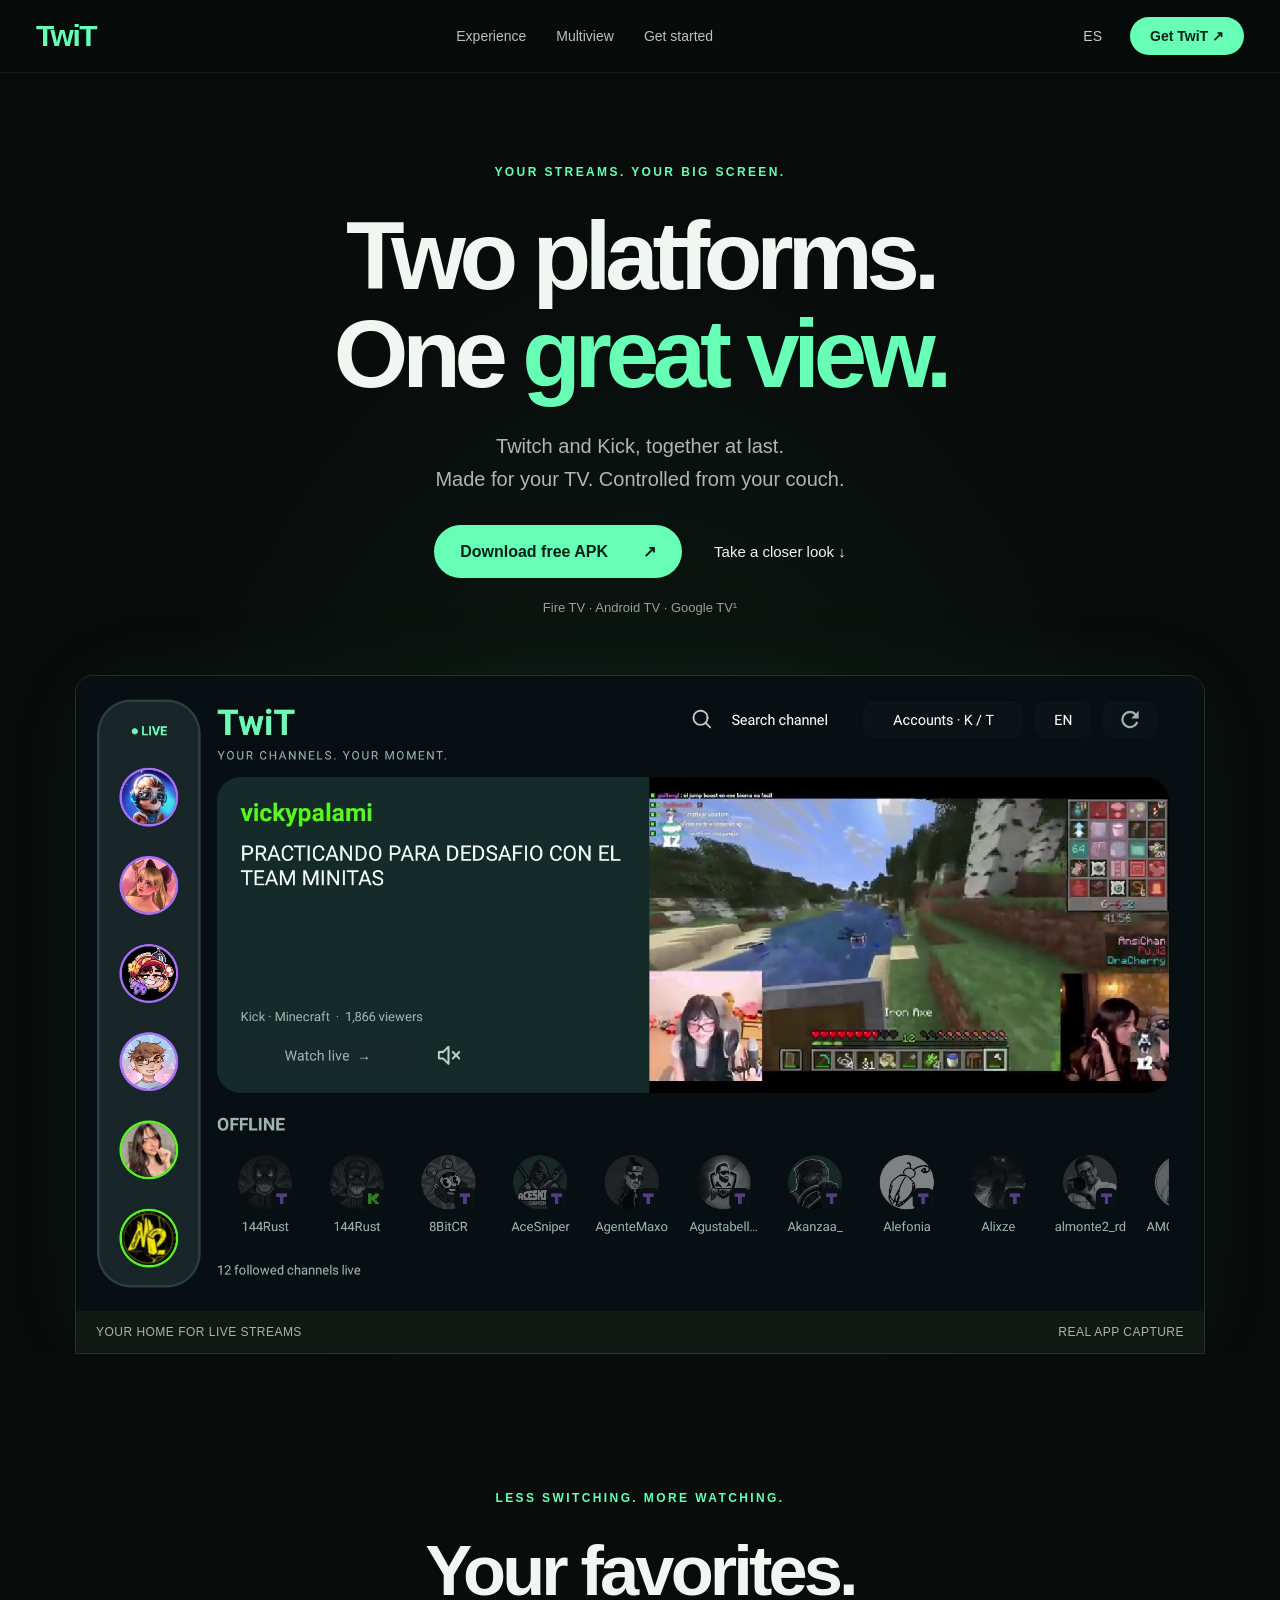
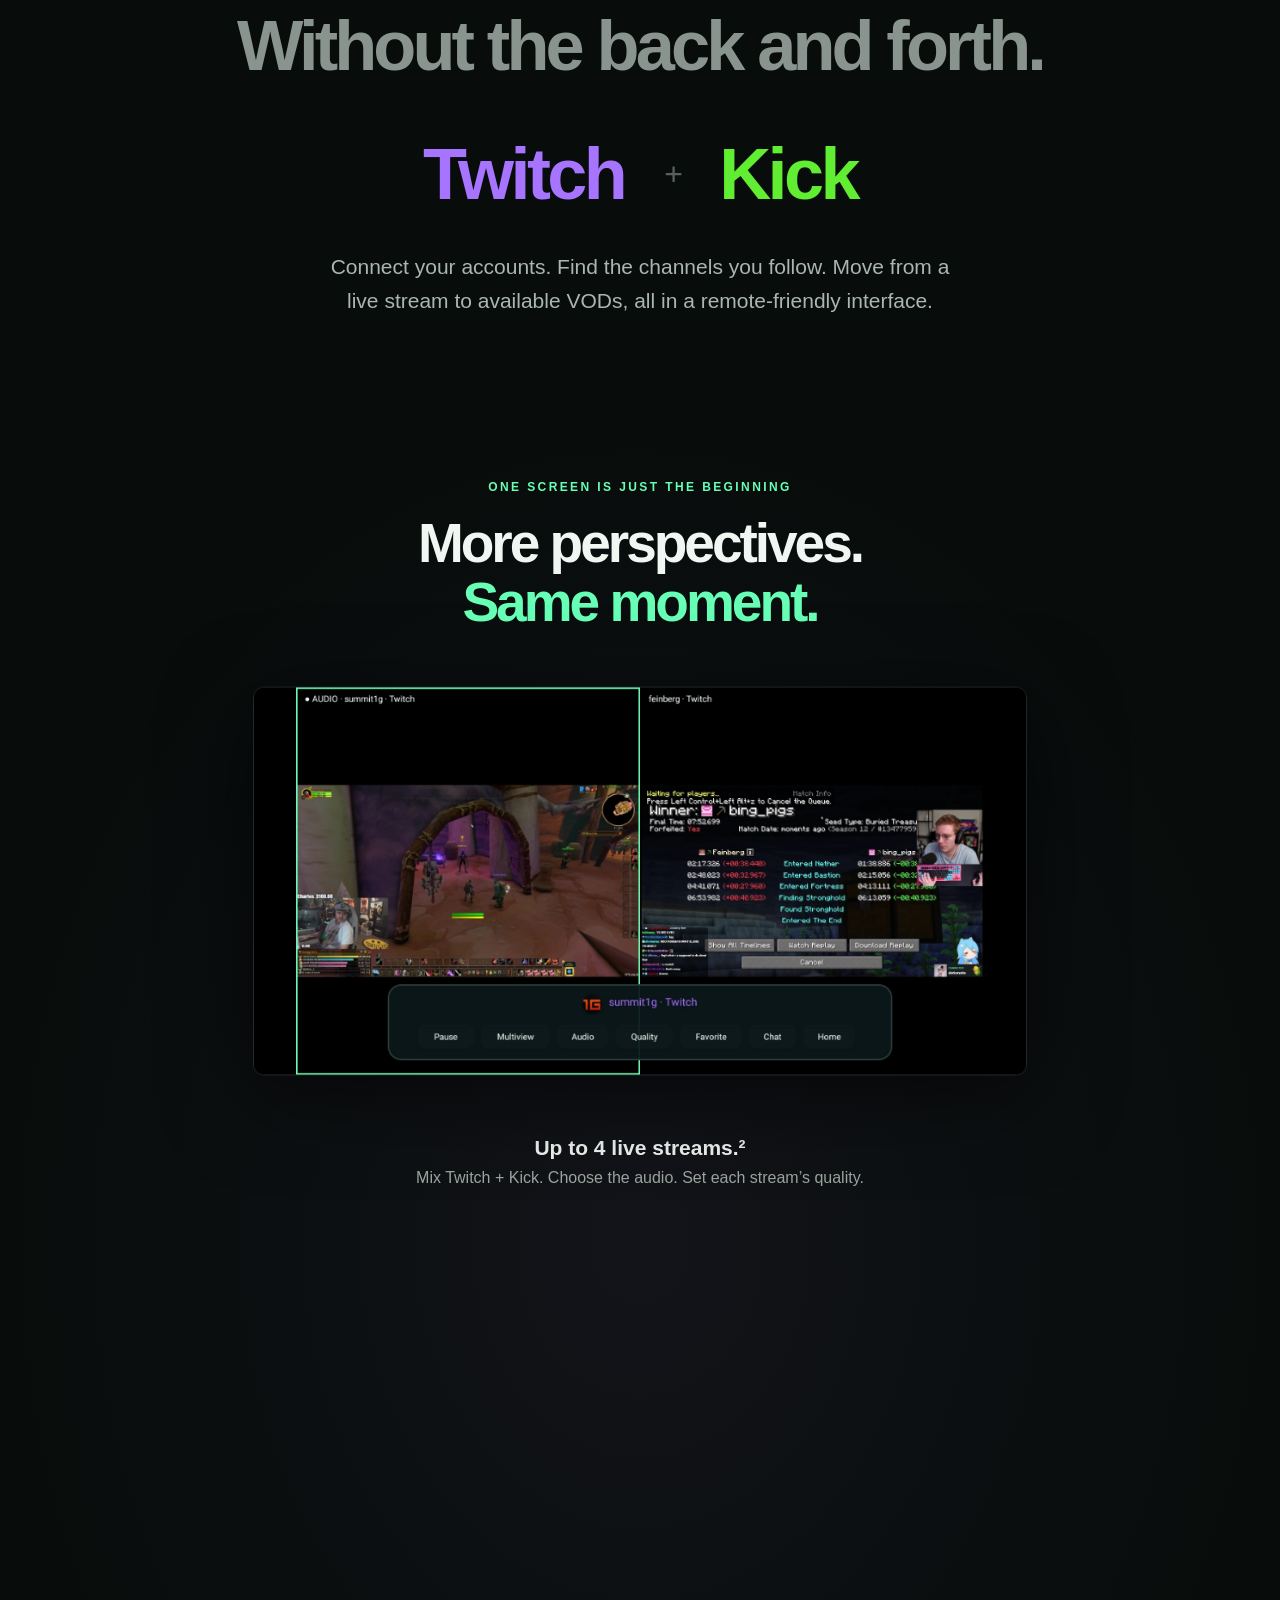
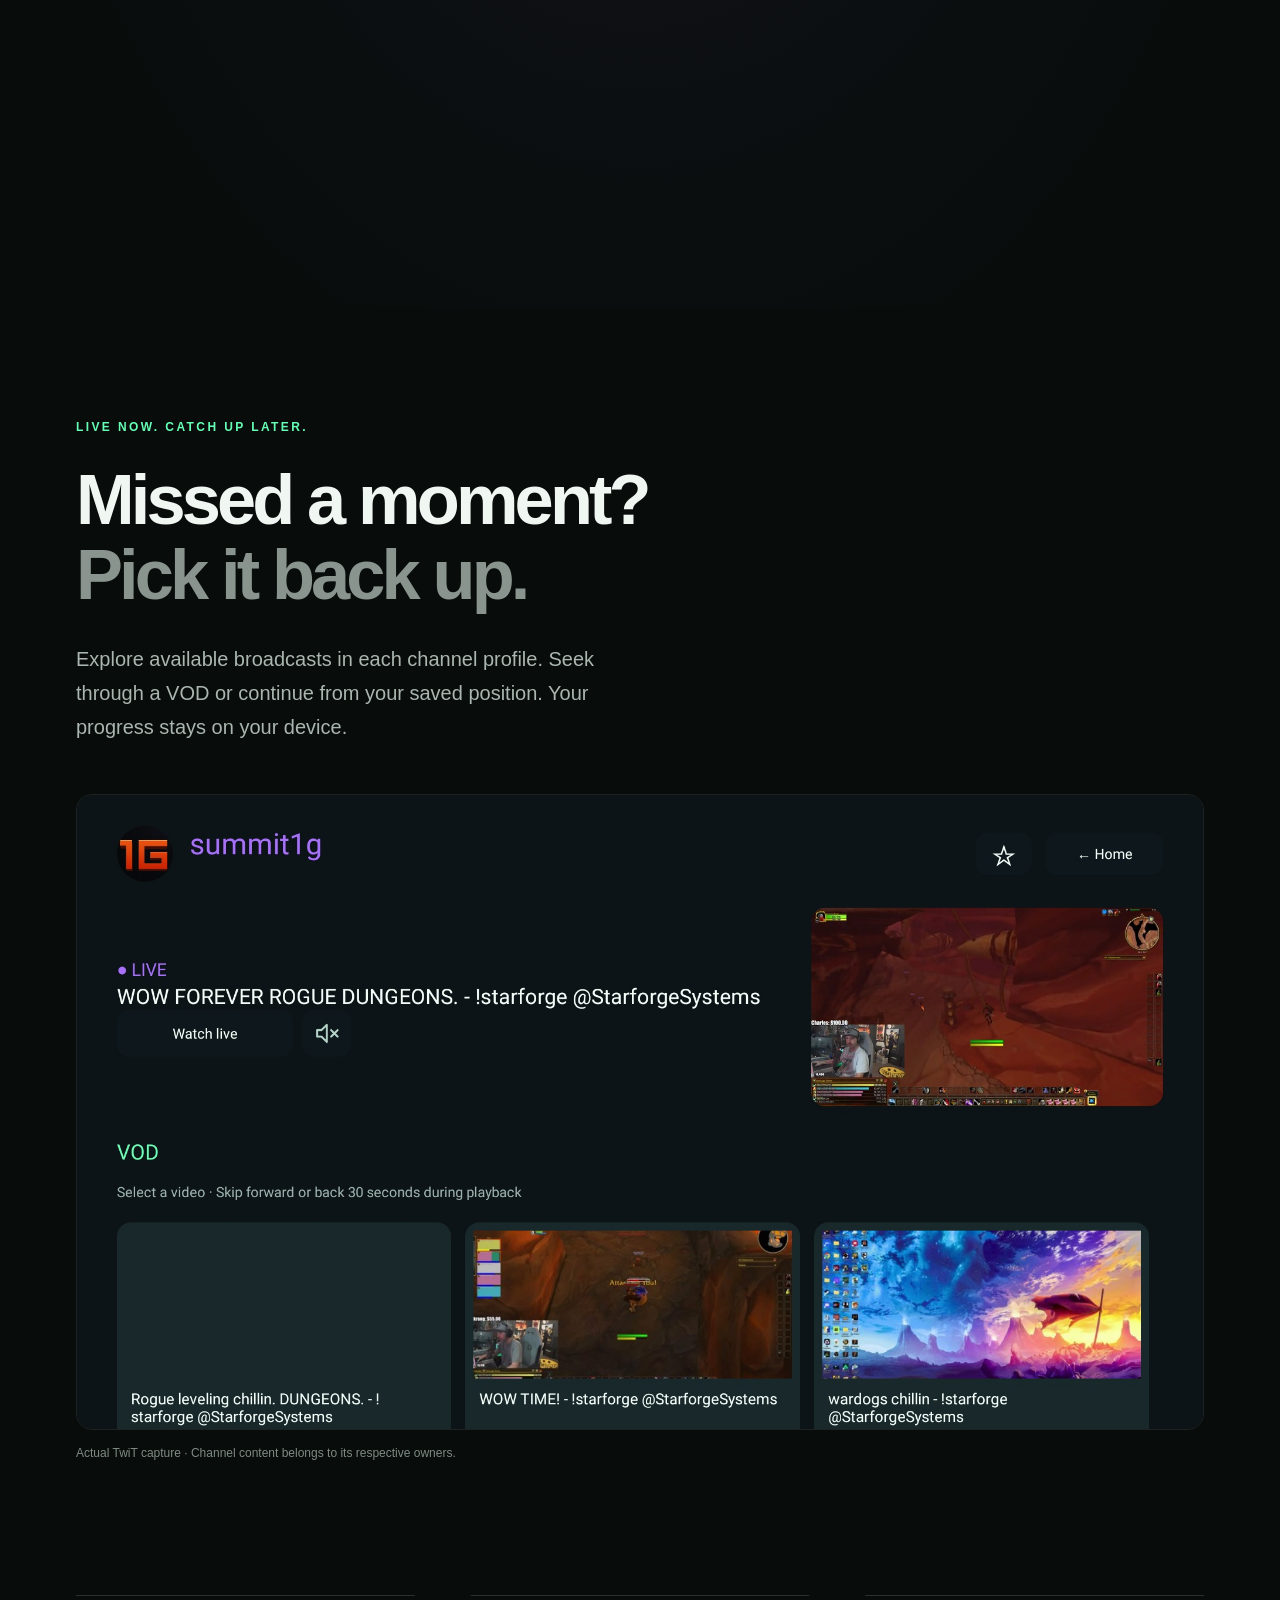
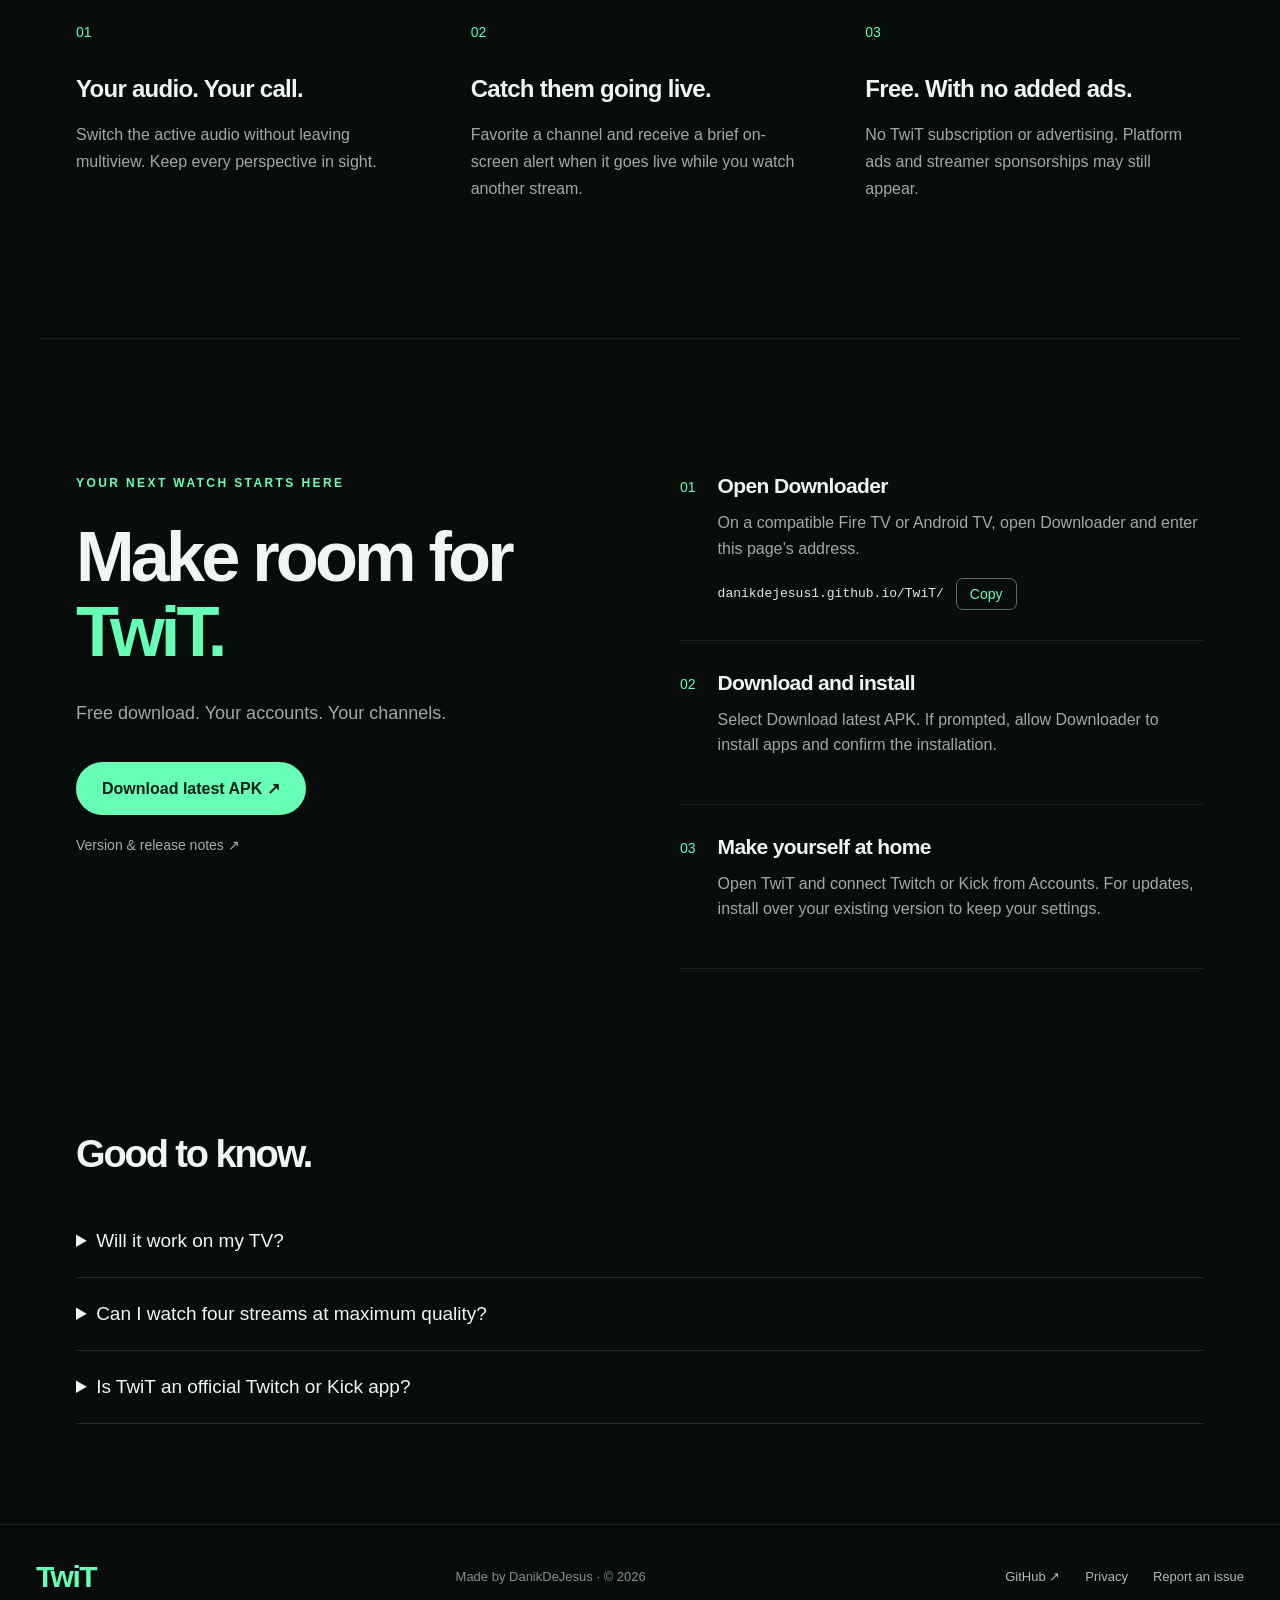
<file: index.html>
<!doctype html>
<html lang="en"><head><meta charset="utf-8"><meta name="viewport" content="width=device-width, initial-scale=1"><meta name="theme-color" content="#080c0b"><title>TwiT — Twitch + Kick Multiview for Fire TV & Android TV</title><meta name="description" content="Twitch and Kick together on your TV. Download TwiT free for Fire TV and Android TV: up to 4 live streams, selectable audio, channel profiles and VODs."><link rel="canonical" href="https://danikdejesus1.github.io/TwiT/"><link rel="icon" href="favicon.svg" type="image/svg+xml"><link rel="stylesheet" href="site.css"><script defer src="site.js"></script><meta property="og:title" content="TwiT — Two platforms. One screen."><meta property="og:description" content="Twitch + Kick. Up to four live streams on Fire TV and Android TV. Free APK by DanikDeJesus."><meta property="og:type" content="website"><meta property="og:url" content="https://danikdejesus1.github.io/TwiT/"><script type="application/ld+json">{"@context":"https://schema.org","@type":"SoftwareApplication","name":"TwiT","operatingSystem":"Android 9+, Fire OS 7+","applicationCategory":"EntertainmentApplication","url":"https://danikdejesus1.github.io/TwiT/","downloadUrl":"https://github.com/danikdejesus1/TwiT/releases/latest/download/TwiT.apk","author":{"@type":"Person","name":"DanikDeJesus"},"offers":{"@type":"Offer","price":"0","priceCurrency":"USD"},"description":"Independent Twitch and Kick client for Fire TV and Android TV, with up to four live streams in multiview and available VODs."}</script></head>
<body><a class="skip" href="#main">Skip to content</a><header><nav class="nav"><a class="wordmark" href="#" aria-label="TwiT home">TwiT</a><div class="nav-links"><a href="#experience" data-en="Experience" data-es="Experiencia">Experience</a><a href="#multiview">Multiview</a><a href="#install" data-en="Get started" data-es="Instalación">Get started</a></div><div class="nav-actions"><button id="language" aria-label="Cambiar a español">ES</button><a class="button small" href="https://github.com/danikdejesus1/TwiT/releases/latest/download/TwiT.apk" data-en="Get TwiT ↗" data-es="Descargar ↗">Get TwiT ↗</a></div></nav></header>
<main id="main"><section class="hero"><p class="eyebrow" data-en="YOUR STREAMS. YOUR BIG SCREEN." data-es="TUS STREAMS. A LO GRANDE.">YOUR STREAMS. YOUR BIG SCREEN.</p><h1 data-en="Two platforms.<br>One <em>great view.</em>" data-es="Dos plataformas.<br>Una <em>gran pantalla.</em>">Two platforms.<br>One <em>great view.</em></h1><p class="lead" data-en="Twitch and Kick, together at last.<br>Made for your TV. Controlled from your couch." data-es="Twitch y Kick, por fin juntos.<br>Hecho para tu TV. Todo desde el mando.">Twitch and Kick, together at last.<br>Made for your TV. Controlled from your couch.</p><div class="hero-actions"><a class="button" href="https://github.com/danikdejesus1/TwiT/releases/latest/download/TwiT.apk" data-en="Download free APK <span>↗</span>" data-es="Descargar APK gratis <span>↗</span>">Download free APK <span>↗</span></a><a class="text-link" href="#experience" data-en="Take a closer look ↓" data-es="Míralo de cerca ↓">Take a closer look ↓</a></div><p class="micro" data-en="Fire TV · Android TV · Google TV¹" data-es="Fire TV · Android TV · Google TV¹">Fire TV · Android TV · Google TV¹</p><div class="hero-screen reveal"><img src="twit-home-hero.jpg" width="1920" height="1080" fetchpriority="high" alt="TwiT Home on Fire TV with live preview, floating channel sidebar and offline channels"><div class="screen-label"><span data-en="YOUR HOME FOR LIVE STREAMS" data-es="TUS DIRECTOS EMPIEZAN AQUÍ">YOUR HOME FOR LIVE STREAMS</span><span data-en="REAL APP CAPTURE" data-es="CAPTURA REAL">REAL APP CAPTURE</span></div></div></section>
<section id="experience" class="intro section"><p class="eyebrow reveal" data-en="LESS SWITCHING. MORE WATCHING." data-es="MENOS CAMBIAR. MÁS DISFRUTAR.">LESS SWITCHING. MORE WATCHING.</p><h2 class="reveal" data-en="Your favorites.<br><span class='muted'>Without the back and forth.</span>" data-es="Tus favoritos.<br><span class='muted'>Sin saltar de una app a otra.</span>">Your favorites.<br><span class="muted">Without the back and forth.</span></h2><div class="platforms reveal"><span class="twitch">Twitch</span><span class="plus">+</span><span class="kick">Kick</span></div><p class="section-copy reveal" data-en="Connect your accounts. Find the channels you follow. Move from a live stream to available VODs, all in a remote-friendly interface." data-es="Conecta tus cuentas. Encuentra a quienes sigues. Pasa de un directo a sus VOD disponibles, en una interfaz pensada para el mando.">Connect your accounts. Find the channels you follow. Move from a live stream to available VODs, all in a remote-friendly interface.</p></section>
<section id="multiview" class="scroll-story"><div class="story-sticky"><div class="story-heading"><p class="eyebrow" data-en="ONE SCREEN IS JUST THE BEGINNING" data-es="UNA PANTALLA ES SOLO EL COMIENZO">ONE SCREEN IS JUST THE BEGINNING</p><h2 data-en="More perspectives.<br><em>Same moment.</em>" data-es="Más perspectivas.<br><em>El mismo momento.</em>">More perspectives.<br><em>Same moment.</em></h2></div><div class="multi-frame"><img src="twit-multiview.jpg" width="1920" height="1080" loading="lazy" alt="TwiT multiview with live channels and centered playback controls"></div><div class="story-caption"><strong data-en="Up to 4 live streams.²" data-es="Hasta 4 directos.²">Up to 4 live streams.²</strong><span data-en="Mix Twitch + Kick. Choose the audio. Set each stream’s quality." data-es="Combina Twitch + Kick. Elige el audio. Ajusta cada calidad.">Mix Twitch + Kick. Choose the audio. Set each stream’s quality.</span></div></div></section>
<section class="section details"><div class="detail-copy reveal"><p class="eyebrow" data-en="LIVE NOW. CATCH UP LATER." data-es="EN DIRECTO AHORA. A TU RITMO DESPUÉS.">LIVE NOW. CATCH UP LATER.</p><h2 data-en="Missed a moment?<br><span class='muted'>Pick it back up.</span>" data-es="¿Te perdiste algo?<br><span class='muted'>Retómalo después.</span>">Missed a moment?<br><span class="muted">Pick it back up.</span></h2><p data-en="Explore available broadcasts in each channel profile. Seek through a VOD or continue from your saved position. Your progress stays on your device." data-es="Explora las retransmisiones disponibles en cada perfil. Avanza por un VOD o continúa donde lo dejaste. Tu progreso se guarda en tu dispositivo.">Explore available broadcasts in each channel profile. Seek through a VOD or continue from your saved position. Your progress stays on your device.</p></div><figure class="detail-screen reveal"><img src="twit-profile.jpg" width="1920" height="1080" loading="lazy" alt="summit1g channel profile and available VODs in TwiT"><figcaption data-en="Actual TwiT capture · Channel content belongs to its respective owners." data-es="Captura real de TwiT · El contenido pertenece a sus respectivos titulares.">Actual TwiT capture · Channel content belongs to its respective owners.</figcaption></figure></section>
<section class="features section"><article class="reveal"><span class="feature-mark">01</span><h3 data-en="Your audio. Your call." data-es="Tú eliges qué escuchar.">Your audio. Your call.</h3><p data-en="Switch the active audio without leaving multiview. Keep every perspective in sight." data-es="Cambia el audio activo sin salir de la multivista. Mantén todas las perspectivas en pantalla.">Switch the active audio without leaving multiview. Keep every perspective in sight.</p></article><article class="reveal"><span class="feature-mark">02</span><h3 data-en="Catch them going live." data-es="Entérate cuando conecten.">Catch them going live.</h3><p data-en="Favorite a channel and receive a brief on-screen alert when it goes live while you watch another stream." data-es="Marca un canal como favorito y recibe un breve aviso cuando conecte mientras ves otro directo.">Favorite a channel and receive a brief on-screen alert when it goes live while you watch another stream.</p></article><article class="reveal"><span class="feature-mark">03</span><h3 data-en="Free. With no added ads." data-es="Gratis. Sin anuncios propios.">Free. With no added ads.</h3><p data-en="No TwiT subscription or advertising. Platform ads and streamer sponsorships may still appear." data-es="Sin suscripción ni publicidad añadida por TwiT. Pueden aparecer anuncios de las plataformas y patrocinios del streamer.">No TwiT subscription or advertising. Platform ads and streamer sponsorships may still appear.</p></article></section>
<section id="install" class="section download"><div class="reveal"><p class="eyebrow" data-en="YOUR NEXT WATCH STARTS HERE" data-es="TU PRÓXIMO DIRECTO EMPIEZA AQUÍ">YOUR NEXT WATCH STARTS HERE</p><h2 data-en="Make room for <em>TwiT.</em>" data-es="Hazle sitio a <em>TwiT.</em>">Make room for <em>TwiT.</em></h2><p data-en="Free download. Your accounts. Your channels." data-es="Descarga gratis. Tus cuentas. Tus canales.">Free download. Your accounts. Your channels.</p><a class="button" href="https://github.com/danikdejesus1/TwiT/releases/latest/download/TwiT.apk" data-en="Download latest APK ↗" data-es="Descargar último APK ↗">Download latest APK ↗</a><a class="release" href="https://github.com/danikdejesus1/TwiT/releases/latest" data-en="Version & release notes ↗" data-es="Versión y notas del parche ↗">Version & release notes ↗</a></div><ol class="steps reveal"><li><span>01</span><div><h3 data-en="Open Downloader" data-es="Abre Downloader">Open Downloader</h3><p data-en="On a compatible Fire TV or Android TV, open Downloader and enter this page’s address." data-es="En un Fire TV o Android TV compatible, abre Downloader e introduce la dirección de esta página.">On a compatible Fire TV or Android TV, open Downloader and enter this page’s address.</p><div class="copy-row"><code>danikdejesus1.github.io/TwiT/</code><button id="copy" data-en="Copy" data-es="Copiar">Copy</button></div><span id="copy-status" role="status"></span></div></li><li><span>02</span><div><h3 data-en="Download and install" data-es="Descarga e instala">Download and install</h3><p data-en="Select Download latest APK. If prompted, allow Downloader to install apps and confirm the installation." data-es="Selecciona Descargar último APK. Si se solicita, permite instalar apps desde Downloader y confirma la instalación.">Select Download latest APK. If prompted, allow Downloader to install apps and confirm the installation.</p></div></li><li><span>03</span><div><h3 data-en="Make yourself at home" data-es="Ponte cómodo">Make yourself at home</h3><p data-en="Open TwiT and connect Twitch or Kick from Accounts. For updates, install over your existing version to keep your settings." data-es="Abre TwiT y conecta Twitch o Kick desde Cuentas. Para actualizar, instala sobre la versión existente y conserva tus ajustes.">Open TwiT and connect Twitch or Kick from Accounts. For updates, install over your existing version to keep your settings.</p></div></li></ol></section>
<section class="section faq"><h2 data-en="Good to know." data-es="Antes de empezar.">Good to know.</h2><details><summary data-en="Will it work on my TV?" data-es="¿Funciona en mi televisor?">Will it work on my TV?</summary><p data-en="¹ Requires Android 9 (API 28) or later. Tested on Fire TV HD with Fire OS 7. Android TV and Google TV compatibility varies by model. Samsung Tizen and LG webOS cannot install this APK natively; use a compatible HDMI streaming device." data-es="¹ Requiere Android 9 (API 28) o posterior. Probada en Fire TV HD con Fire OS 7. La compatibilidad con Android TV y Google TV varía por modelo. Samsung Tizen y LG webOS no instalan este APK de forma nativa; utiliza un dispositivo HDMI compatible.">¹ Requires Android 9 (API 28) or later. Tested on Fire TV HD with Fire OS 7. Android TV and Google TV compatibility varies by model. Samsung Tizen and LG webOS cannot install this APK natively; use a compatible HDMI streaming device.</p></details><details><summary data-en="Can I watch four streams at maximum quality?" data-es="¿Puedo ver cuatro directos a máxima calidad?">Can I watch four streams at maximum quality?</summary><p data-en="² Performance depends on your device and connection. Four high-quality streams can exceed a Fire TV HD’s capacity. Reduce the quality or number of streams if playback stutters. Current multiview is for live streams, not synchronized VODs." data-es="² El rendimiento depende del dispositivo y la conexión. Cuatro directos a alta calidad pueden superar la capacidad de un Fire TV HD. Reduce la calidad o el número de streams si hay cortes. La multivista actual es para directos, no para VOD sincronizados.">² Performance depends on your device and connection. Four high-quality streams can exceed a Fire TV HD’s capacity. Reduce the quality or number of streams if playback stutters. Current multiview is for live streams, not synchronized VODs.</p></details><details><summary data-en="Is TwiT an official Twitch or Kick app?" data-es="¿TwiT es una app oficial de Twitch o Kick?">Is TwiT an official Twitch or Kick app?</summary><p data-en="No. TwiT is an independent, experimental client by DanikDeJesus, not affiliated with Twitch, Kick or Amazon. Availability depends on the platforms. Creators shown in screenshots do not endorse TwiT." data-es="No. TwiT es un cliente independiente y experimental de DanikDeJesus, sin afiliación con Twitch, Kick ni Amazon. Su funcionamiento depende de las plataformas. Los creadores mostrados en las capturas no patrocinan TwiT.">No. TwiT is an independent, experimental client by DanikDeJesus, not affiliated with Twitch, Kick or Amazon. Availability depends on the platforms. Creators shown in screenshots do not endorse TwiT.</p></details></section></main><footer><a class="wordmark" href="#">TwiT</a><p>Made by DanikDeJesus · © 2026</p><div><a href="https://github.com/danikdejesus1/TwiT">GitHub ↗</a><a href="https://github.com/danikdejesus1/TwiT/blob/main/PRIVACY.md" data-en="Privacy" data-es="Privacidad">Privacy</a><a href="https://github.com/danikdejesus1/TwiT/issues" data-en="Report an issue" data-es="Reportar un error">Report an issue</a></div></footer></body></html>
</file>
<file: site.css>
:root{color-scheme:dark;--bg:#080c0b;--fg:#f0f6f2;--muted:#89948f;--mint:#66ffb5;--purple:#a774ff}*{box-sizing:border-box}html{scroll-behavior:smooth;scroll-padding-top:90px}body{margin:0;background:var(--bg);color:var(--fg);font-family:-apple-system,BlinkMacSystemFont,"Segoe UI",Arial,sans-serif;-webkit-font-smoothing:antialiased}a{color:inherit;text-decoration:none}button{font:inherit;cursor:pointer}a:focus-visible,button:focus-visible,summary:focus-visible{outline:2px solid var(--mint);outline-offset:6px}img{display:block;width:100%;height:auto}header{position:sticky;top:0;z-index:20;border-bottom:1px solid #ffffff10;background:#080c0bd9;backdrop-filter:blur(20px)}.nav{max-width:1320px;margin:auto;padding:17px 36px;display:flex;align-items:center;justify-content:space-between;gap:24px}.wordmark{font-size:30px;font-weight:850;letter-spacing:-1.5px;color:var(--mint)}.nav-links,.nav-actions{display:flex;align-items:center;gap:30px}.nav-links{font-size:14px;color:#b9c3be}.nav-actions{gap:18px}.nav-links a:hover,.text-link:hover{color:var(--mint)}#language{background:none;border:0;color:#c6cec9;padding:10px;font-size:14px}.button{display:inline-flex;align-items:center;justify-content:center;gap:35px;background:var(--mint);color:#072117;padding:17px 26px;border-radius:100px;font-size:16px;font-weight:650;transition:transform .25s,background .25s}.button:hover{background:#a2ffd1;transform:translateY(-2px)}.button.small{padding:11px 20px;font-size:14px}.hero{text-align:center;overflow:hidden;padding:90px 30px 0;background:radial-gradient(ellipse at 50% 91%,#19382770,transparent 62%)}.eyebrow{font-size:12px;font-weight:700;letter-spacing:.2em;color:var(--mint);line-height:1.6;margin:0 0 25px}h1,h2,h3,p{margin-top:0}h1{font-size:clamp(55px,7.5vw,112px);line-height:1.02;letter-spacing:-.065em;font-weight:650;margin-bottom:27px}em{font-style:normal;color:var(--mint)}h2{font-size:clamp(38px,5.5vw,78px);letter-spacing:-.055em;font-weight:600;line-height:1.07;margin-bottom:30px}.muted{color:var(--muted)}.lead{font-size:20px;line-height:1.65;color:#abb9b1}.hero-actions{display:flex;justify-content:center;align-items:center;gap:32px;margin-top:29px}.text-link{font-size:15px}.micro{font-size:13px;color:#94a299;margin:22px 0 60px}.hero-screen{position:relative;max-width:1130px;margin:0 auto;border:1px solid #47615370;border-radius:18px 18px 0 0;box-shadow:0 0 100px #66ffb50a;overflow:hidden;transform-origin:center bottom}.screen-label{display:flex;justify-content:space-between;padding:14px 20px;background:#111914;font-size:12px;color:#a7b4ac;letter-spacing:.04em}.section{max-width:1200px;margin:auto;padding:135px 36px}.intro{text-align:center;padding-bottom:105px}.platforms{display:flex;justify-content:center;align-items:center;gap:40px;margin:50px 0 35px;font-size:clamp(38px,6vw,72px);font-weight:800;letter-spacing:-.05em}.twitch{color:var(--purple)}.kick{color:#60ed32}.plus{font-size:32px;font-weight:300;color:#55615a}.section-copy{max-width:640px;margin:auto;color:#aab6af;font-size:21px;line-height:1.6}.scroll-story{height:165vh;min-height:1000px;background:radial-gradient(ellipse at 50% 55%,#26233555,transparent 70%);position:relative}.story-sticky{position:sticky;top:76px;min-height:calc(100vh - 76px);display:flex;flex-direction:column;align-items:center;justify-content:center;padding:35px 24px;overflow:hidden}.story-heading{text-align:center}.story-heading h2{font-size:clamp(36px,4.3vw,64px);margin-bottom:24px}.story-heading .eyebrow{margin-bottom:16px}.multi-frame{width:min(900px,90vw);border:1px solid #ffffff21;border-radius:13px;overflow:hidden;box-shadow:0 25px 100px #0009;transform:scale(var(--multi-scale,.86));will-change:transform}.multi-frame img{max-height:50vh;object-fit:contain;background:#000}.story-caption{text-align:center;margin-top:24px;line-height:1.6}.story-caption strong{display:block;font-size:21px}.story-caption span{color:#9aa69e;font-size:16px}.details{padding-top:110px}.detail-copy{max-width:820px}.detail-copy p:last-child{max-width:570px;font-size:20px;line-height:1.7;color:#aab6af}.detail-screen{margin:50px 0 0}.detail-screen img{border:1px solid #ffffff18;border-radius:16px}.detail-screen figcaption{color:#7e8b83;font-size:12px;margin-top:16px}.features{display:grid;grid-template-columns:repeat(3,1fr);gap:56px;padding-top:0;padding-bottom:120px}.features article{border-top:1px solid #ffffff25;padding-top:28px}.feature-mark{font-size:14px;color:var(--mint);display:block;margin-bottom:35px}h3{font-size:24px;letter-spacing:-.03em;font-weight:600;margin-bottom:18px}.features p{font-size:16px;color:#9eaba3;line-height:1.7}.download{border-top:1px solid #ffffff15;display:grid;grid-template-columns:1fr 1fr;gap:80px}.download h2{max-width:470px}.download>div>p:not(.eyebrow){color:#9eaba3;font-size:18px;line-height:1.6}.download .button{margin-top:16px}.release{display:block;margin-top:22px;font-size:14px;color:#a2b1a8}.steps{list-style:none;padding:0;margin:0}.steps li{display:flex;gap:22px;padding:0 0 30px;margin-bottom:30px;border-bottom:1px solid #ffffff16}.steps li>span{font-size:14px;color:var(--mint);padding-top:5px}.steps h3{font-size:21px;margin-bottom:12px}.steps p{font-size:16px;line-height:1.6;color:#9eaba3}.copy-row{display:flex;gap:12px;align-items:center;flex-wrap:wrap}.copy-row code{font-size:13px;color:#e1ede6;overflow-wrap:anywhere}.copy-row button{border:1px solid #547460;border-radius:7px;padding:7px 13px;color:var(--mint);background:transparent;font-size:14px}#copy-status{font-size:13px;color:var(--mint)}.faq{padding-top:0;padding-bottom:100px}.faq h2{font-size:38px}.faq details{border-bottom:1px solid #ffffff20;padding:25px 0}.faq summary{font-size:19px;cursor:pointer}.faq details p{color:#a2b0a7;line-height:1.7;font-size:16px;margin:22px 0 0;max-width:900px}footer{border-top:1px solid #ffffff16;max-width:1320px;margin:auto;padding:35px 36px 45px;display:flex;align-items:center;justify-content:space-between;gap:24px}footer p{margin:0;color:#839189;font-size:13px}footer>div{display:flex;gap:25px;font-size:13px;color:#aebbb2}.skip{position:fixed;top:-100px;left:20px;padding:15px;background:var(--mint);color:#000;z-index:100}.skip:focus{top:10px}.animate .reveal{opacity:0;transform:translateY(38px);transition:opacity .9s ease,transform .9s cubic-bezier(.2,.65,.25,1)}.animate .reveal.visible{opacity:1;transform:translateY(0)}
@media(min-width:1500px){.hero{padding-top:110px}}@media(max-width:760px){.nav{padding:14px 20px}.nav-links{display:none}.nav-actions{gap:6px}.hero{padding:70px 20px 0}.hero h1{font-size:clamp(48px,10vw,75px)}.lead{font-size:17px}.hero-actions{gap:18px;flex-direction:column}.micro{margin-bottom:40px}.section{padding:85px 24px}.intro{padding-bottom:55px}.section-copy{font-size:18px}.hero-screen{border-radius:10px 10px 0 0}.screen-label{font-size:10px;padding:10px}.scroll-story{height:120vh;min-height:760px}.story-sticky{top:70px;min-height:calc(100svh - 70px)}.story-heading .eyebrow{font-size:10px}.story-caption{max-width:340px}.story-caption span{font-size:14px}.multi-frame{width:calc(100vw - 24px);transform:scale(1)}.details{padding-top:70px}.detail-copy p:last-child{font-size:17px}.detail-screen{margin-top:30px}.features{display:block;padding-top:0;padding-bottom:45px}.features article{padding:25px 0 15px}.feature-mark{margin-bottom:20px}.download{display:block}.steps{margin-top:65px}.faq{padding-top:0}footer{align-items:flex-start;flex-direction:column;padding:30px 24px}footer>div{flex-wrap:wrap}.platforms{gap:25px}.button{padding:16px 24px}.animate .reveal{transform:translateY(22px)}}@media(prefers-reduced-motion:reduce){html{scroll-behavior:auto}.animate .reveal{opacity:1;transform:none;transition:none}.multi-frame{transform:none;will-change:auto}.scroll-story{height:auto;min-height:0}.story-sticky{position:relative;top:0;min-height:0;padding:70px 24px}.button{transition:none}}
</file>
